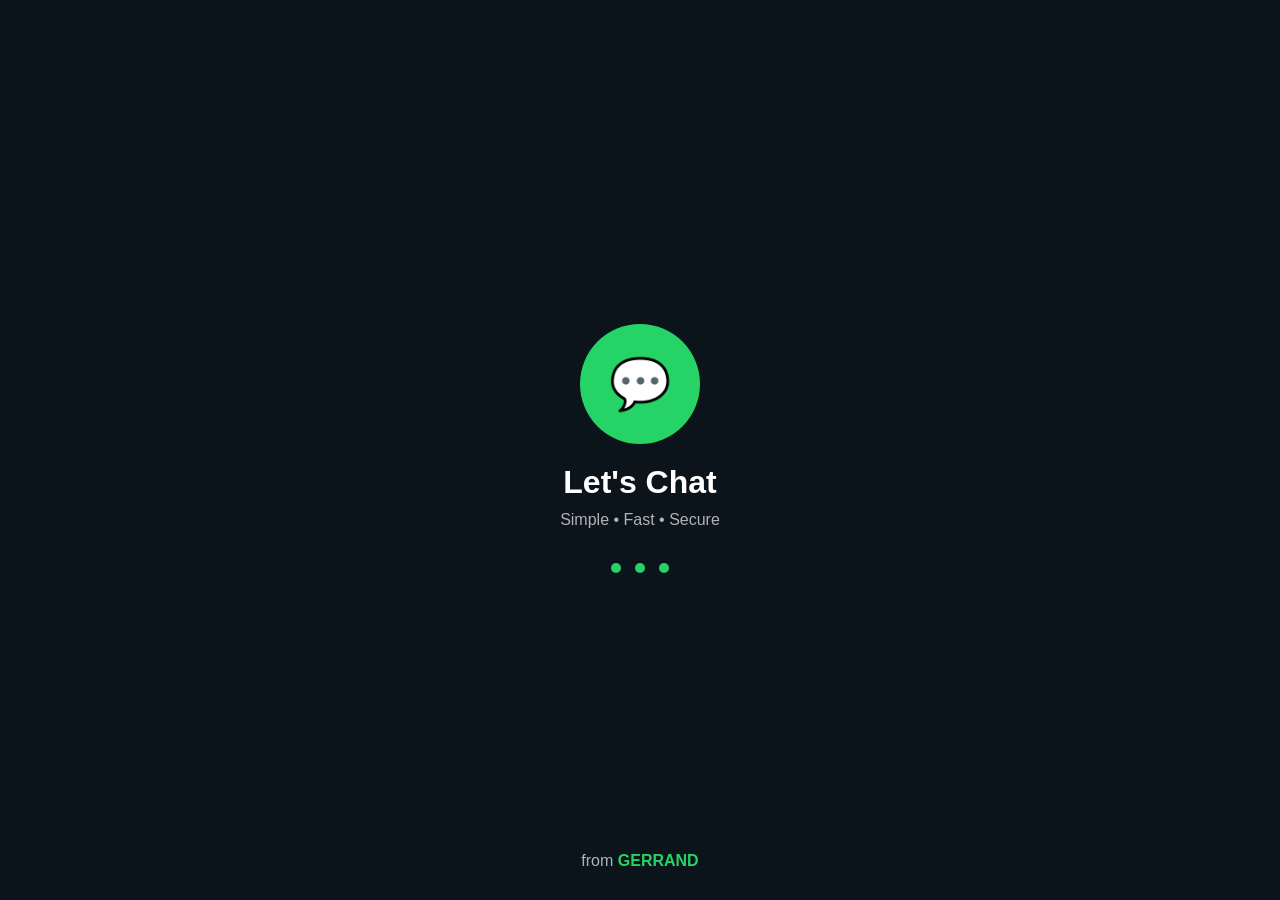
<file: index.html>
<!DOCTYPE html>
<html lang="en">
<head>
<meta charset="UTF-8">
<meta name="viewport" content="width=device-width, initial-scale=1.0">
<title>Let's Chat</title>

<link rel="stylesheet" href="styles.css">

<style>
body{
    margin:0;
    background:#0b141a;
    color:white;
    font-family:Arial,sans-serif;
    display:flex;
    justify-content:center;
    align-items:center;
    height:100vh;
}

.container{
    text-align:center;
}

.logo{
    width:120px;
    height:120px;
    background:#25D366;
    border-radius:50%;
    display:flex;
    justify-content:center;
    align-items:center;
    margin:auto;
    font-size:50px;
    animation:pulse 1.5s infinite;
}

.title{
    margin-top:20px;
    font-size:32px;
    font-weight:bold;
}

.subtitle{
    color:#b0b3b8;
    margin-top:10px;
}

.loading{
    margin-top:30px;
}

.loading span{
    width:10px;
    height:10px;
    background:#25D366;
    border-radius:50%;
    display:inline-block;
    margin:0 5px;
    animation:bounce 1.4s infinite;
}

.loading span:nth-child(2){
    animation-delay:0.2s;
}

.loading span:nth-child(3){
    animation-delay:0.4s;
}

.footer{
    position:absolute;
    bottom:30px;
    text-align:center;
    width:100%;
    color:#b0b3b8;
}

.footer strong{
    color:#25D366;
}

@keyframes pulse{
    0%{transform:scale(1);}
    50%{transform:scale(1.1);}
    100%{transform:scale(1);}
}

@keyframes bounce{
    0%,80%,100%{transform:scale(0);}
    40%{transform:scale(1);}
}
</style>
</head>

<body>

<div class="container">

    <div class="logo">💬</div>

    <div class="title">Let's Chat</div>

    <div class="subtitle">
        Simple • Fast • Secure
    </div>

    <div class="loading">
        <span></span>
        <span></span>
        <span></span>
    </div>

</div>

<div class="footer">
    from <strong>GERRAND</strong>
</div>

<script>
setTimeout(function(){
    window.location.href = "login.html";
}, 4000);
</script>

</body>
</html>
</file>
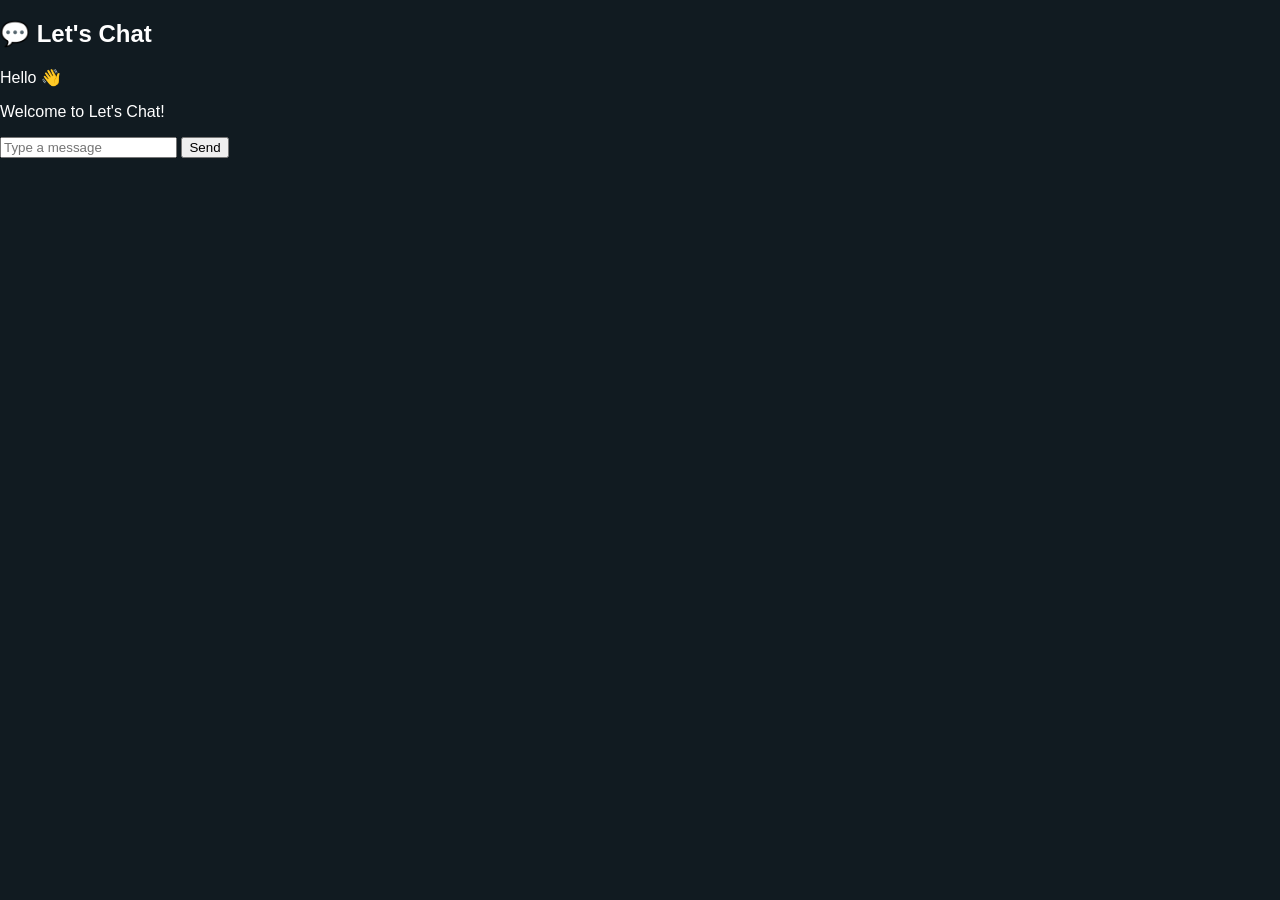
<file: chat.html>
<!DOCTYPE html>
<html>
<head>
<meta charset="UTF-8">
<meta name="viewport" content="width=device-width, initial-scale=1.0">
<title>Chat - Let's Chat</title>
<link rel="stylesheet" href="styles.css">
</head>
<body>

<h2>💬 Let's Chat</h2>

<div id="chatArea">
    <p>Hello 👋</p>
    <p>Welcome to Let's Chat!</p>
</div>

<input type="text" id="messageInput" placeholder="Type a message">
<button onclick="sendMessage()">Send</button>

<script>
function sendMessage(){
    const input = document.getElementById("messageInput");

    if(input.value.trim() === ""){
        return;
    }

    const p = document.createElement("p");
    p.textContent = input.value;

    document.getElementById("chatArea").appendChild(p);

    input.value = "";
}
</script>

</body>
</html>
</file>
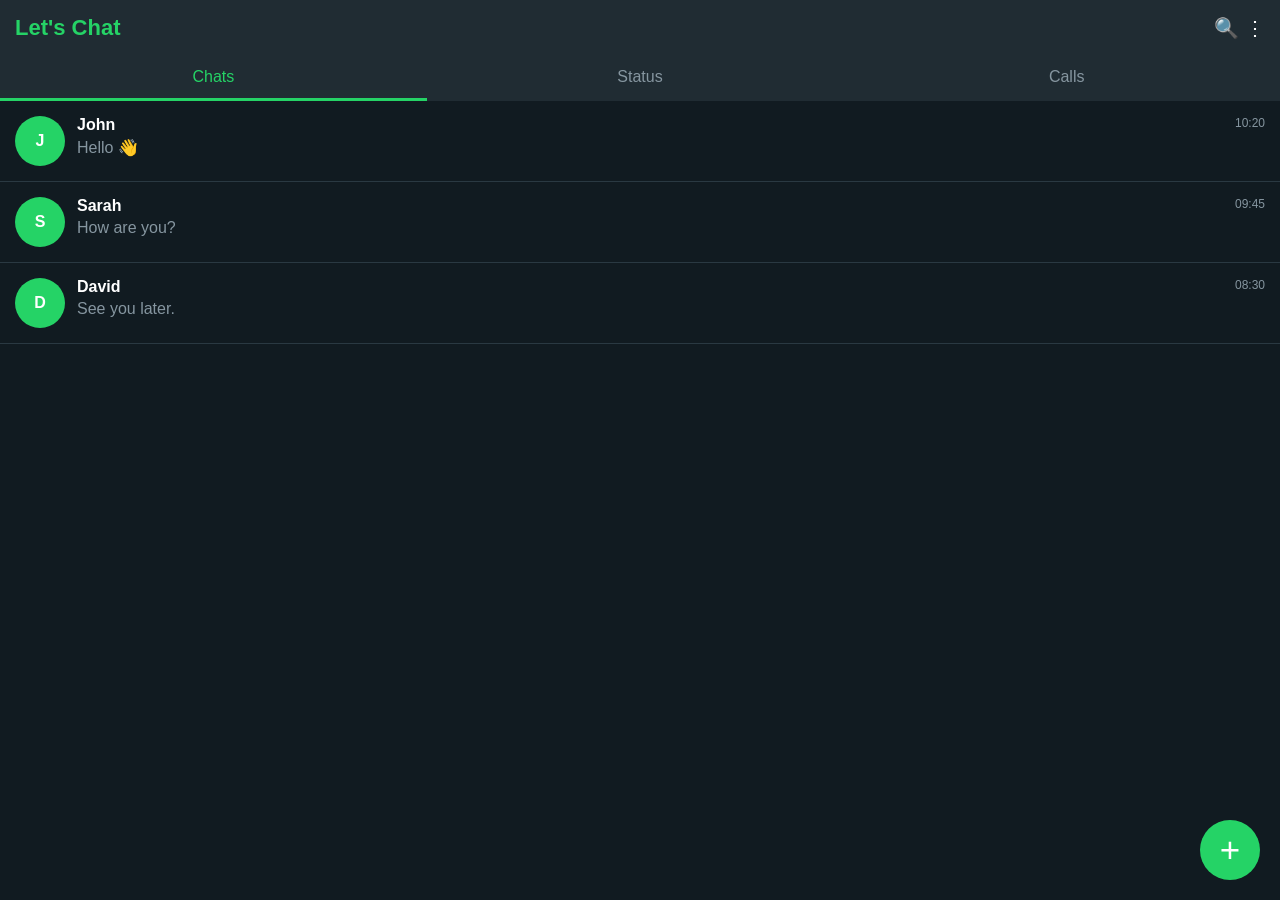
<file: dashboard.html>
<!DOCTYPE html>
<html lang="en">
<head>
<meta charset="UTF-8">
<meta name="viewport" content="width=device-width, initial-scale=1.0">
<title>Let's Chat</title>

<link rel="stylesheet" href="styles.css">

<style>
body{
    margin:0;
    font-family:Arial,sans-serif;
    background:#111b21;
    color:white;
}

.header{
    background:#202c33;
    padding:15px;
    display:flex;
    justify-content:space-between;
    align-items:center;
}

.logo{
    font-size:22px;
    font-weight:bold;
    color:#25D366;
}

.icons{
    font-size:20px;
}

.tabs{
    display:flex;
    background:#202c33;
}

.tab{
    flex:1;
    text-align:center;
    padding:12px;
    color:#8696a0;
}

.active{
    color:#25D366;
    border-bottom:3px solid #25D366;
}

.chat{
    display:flex;
    padding:15px;
    border-bottom:1px solid #2a3942;
    cursor:pointer;
}

.avatar{
    width:50px;
    height:50px;
    border-radius:50%;
    background:#25D366;
    display:flex;
    justify-content:center;
    align-items:center;
    margin-right:12px;
    font-weight:bold;
}

.details{
    flex:1;
}

.name{
    font-weight:bold;
}

.message{
    color:#8696a0;
    margin-top:4px;
}

.time{
    color:#8696a0;
    font-size:12px;
}

.new-chat{
    position:fixed;
    bottom:20px;
    right:20px;
    width:60px;
    height:60px;
    border-radius:50%;
    background:#25D366;
    color:white;
    font-size:35px;
    display:flex;
    justify-content:center;
    align-items:center;
}
</style>

</head>
<body>

<div class="header">
    <div class="logo">Let's Chat</div>
    <div class="icons">🔍 ⋮</div>
</div>

<div class="tabs">
    <div class="tab active">Chats</div>
    <div class="tab">Status</div>
    <div class="tab">Calls</div>
</div>

<div class="chat" onclick="window.location.href='chat.html'">
    <div class="avatar">J</div>

    <div class="details">
        <div class="name">John</div>
        <div class="message">Hello 👋</div>
    </div>

    <div class="time">10:20</div>
</div>

<div class="chat">
    <div class="avatar">S</div>

    <div class="details">
        <div class="name">Sarah</div>
        <div class="message">How are you?</div>
    </div>

    <div class="time">09:45</div>
</div>

<div class="chat">
    <div class="avatar">D</div>

    <div class="details">
        <div class="name">David</div>
        <div class="message">See you later.</div>
    </div>

    <div class="time">08:30</div>
</div>

<div class="new-chat">+</div>

</body>
</html>
</file>
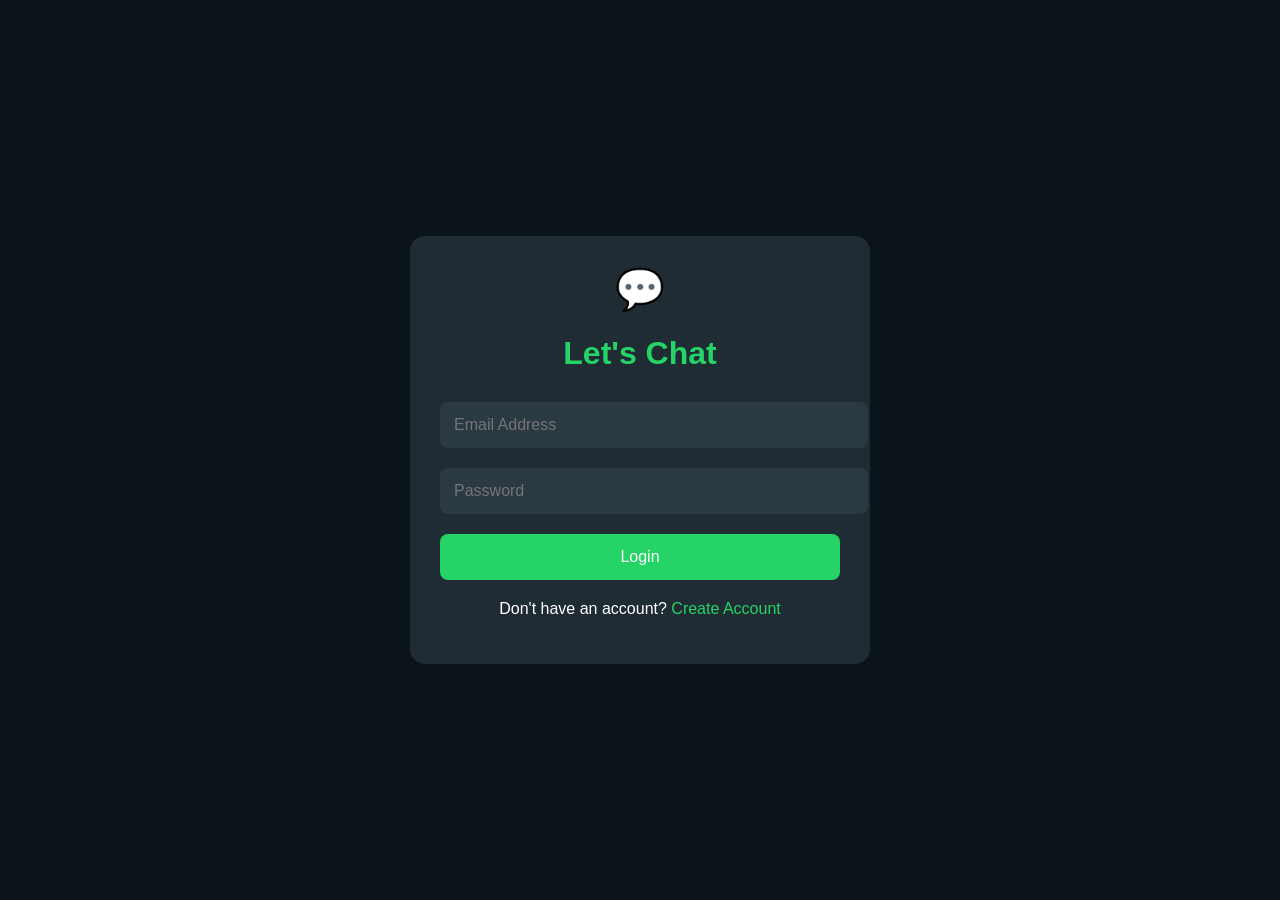
<file: login.html>
<!DOCTYPE html>
<html lang="en">
<head>
<meta charset="UTF-8">
<meta name="viewport" content="width=device-width, initial-scale=1.0">
<title>Login - Let's Chat</title>

<link rel="stylesheet" href="styles.css">

<style>
body{
    background:#0b141a;
    font-family:Arial,sans-serif;
    display:flex;
    justify-content:center;
    align-items:center;
    height:100vh;
    margin:0;
}

.container{
    width:90%;
    max-width:400px;
    background:#202c33;
    padding:30px;
    border-radius:15px;
}

.logo{
    text-align:center;
    font-size:40px;
    margin-bottom:10px;
}

h1{
    text-align:center;
    color:#25D366;
    margin-bottom:20px;
}

input{
    width:100%;
    padding:14px;
    margin:10px 0;
    border:none;
    border-radius:8px;
    background:#2a3942;
    color:white;
    font-size:16px;
}

button{
    width:100%;
    padding:14px;
    background:#25D366;
    color:white;
    border:none;
    border-radius:8px;
    font-size:16px;
    cursor:pointer;
    margin-top:10px;
}

p{
    text-align:center;
    margin-top:20px;
    color:white;
}

a{
    color:#25D366;
    text-decoration:none;
}
</style>
</head>

<body>

<div class="container">

    <div class="logo">💬</div>

    <h1>Let's Chat</h1>

    <input type="email" id="email" placeholder="Email Address">

    <input type="password" id="password" placeholder="Password">

    <button onclick="login()">
        Login
    </button>

    <p>
        Don't have an account?
        <a href="register.html">Create Account</a>
    </p>

</div>

<script>
function login(){
    window.location.href = "dashboard.html";
}
</script>

</body>
</html>
</file>
<file: styles.css>
body{
    margin:0;
    padding:0;
    font-family:Arial,sans-serif;
    background:#111b21;
    color:white;
}

a{
    text-decoration:none;
}

button{
    cursor:pointer;
}

input{
    outline:none;
}

.container{
    width:90%;
    max-width:400px;
    margin:auto;
}

.logo{
    color:#25D366;
    font-weight:bold;
}

.header{
    background:#202c33;
    padding:15px;
}

.btn{
    background:#25D366;
    color:white;
    border:none;
    border-radius:8px;
    padding:12px;
}

.avatar{
    width:50px;
    height:50px;
    border-radius:50%;
    background:#25D366;
    display:flex;
    justify-content:center;
    align-items:center;
    font-weight:bold;
}
</file>
